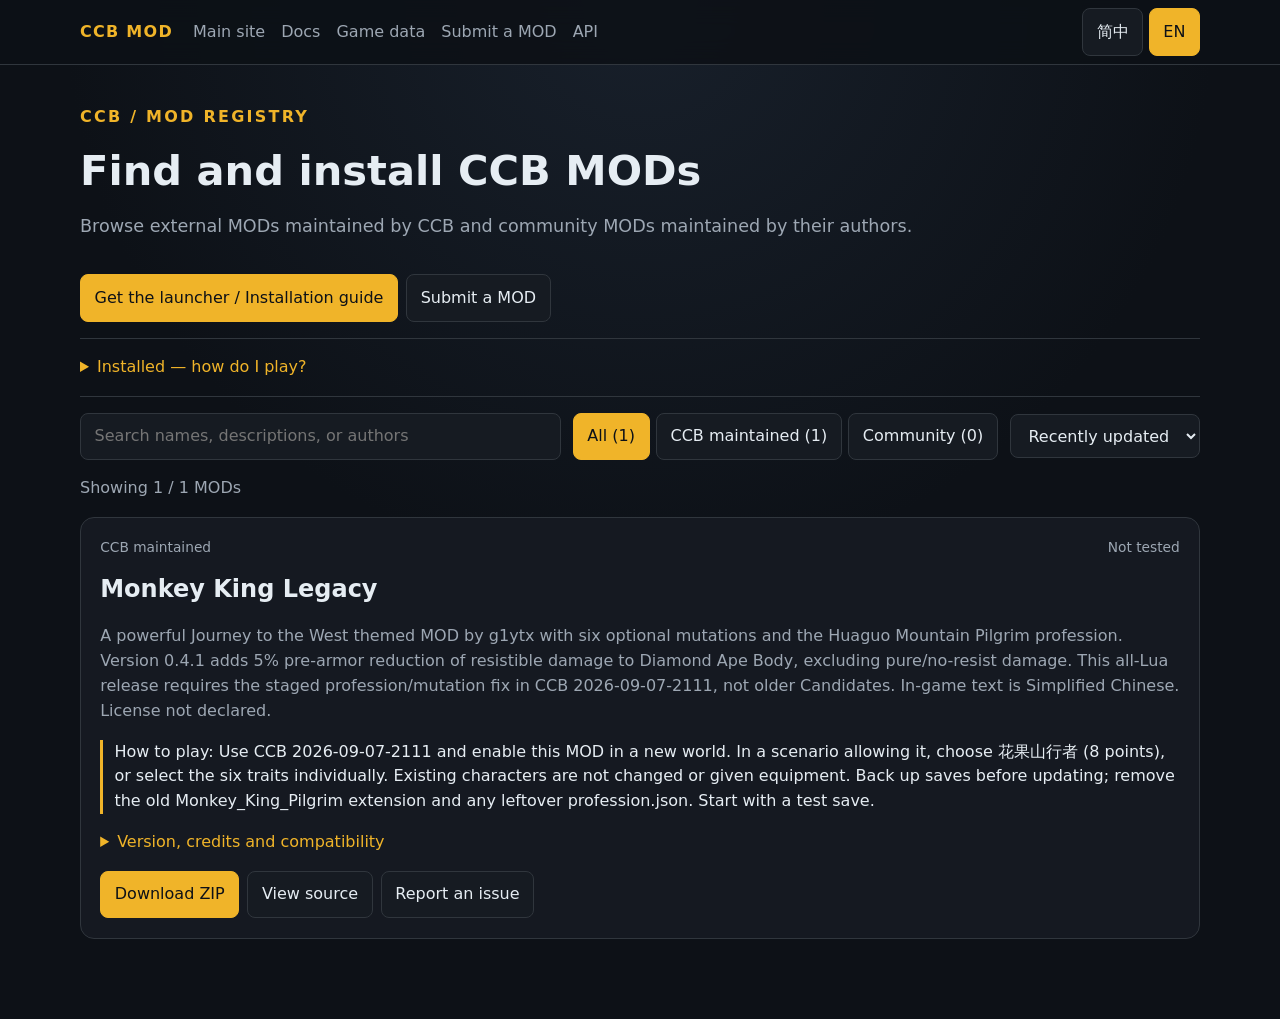
<file: site/index.html>
<!doctype html>
<html lang="zh-Hans">
<head>
  <meta charset="utf-8">
  <meta name="viewport" content="width=device-width, initial-scale=1">
  <meta name="description" content="CCB external MOD catalog">
  <title>CCB MOD</title>
  <link rel="stylesheet" href="styles.css">
</head>
<body>
  <header>
    <nav aria-label="Primary">
      <a class="brand" href="https://crimsoncrossbunker.github.io/">CCB MOD</a>
      <div class="links">
        <a href="https://crimsoncrossbunker.github.io/" data-i18n="mainSite">主站</a>
        <a href="https://crimsoncrossbunker.github.io/CCB-Docs/" data-i18n="docs">文档</a>
        <a href="https://crimsoncrossbunker.github.io/CCB-GUIDE/" data-i18n="guide">数据百科</a>
        <a href="submit.html" data-i18n="contribute">申请收录</a>
        <a href="https://github.com/CrimsonCrossBunker/CCB-MOD/blob/main/docs/api.md">API</a>
      </div>
      <div class="language" aria-label="Language">
        <button type="button" data-lang="zh-Hans">简中</button>
        <button type="button" data-lang="en">EN</button>
      </div>
    </nav>
  </header>
  <main>
    <section class="hero">
      <p class="eyebrow">CCB / MOD REGISTRY</p>
      <h1 data-i18n="title">寻找并安装 CCB MOD</h1>
      <p data-i18n="intro">这里同时收录 CCB 维护的外部 MOD 和作者自行维护的社区 MOD。</p>
    </section>
    <div class="actions intro-actions">
      <a class="primary" href="https://crimsoncrossbunker.github.io/mods" id="play-link" data-i18n="startPlaying">下载启动器 / 安装说明</a>
      <a href="submit.html" data-i18n="contribute">申请收录</a>
    </div>
    <details class="help">
      <summary data-i18n="howToPlay">安装了，怎样开始玩？</summary>
      <ol>
        <li data-i18n="play1">在启动器选择 CCB，安装与你选的 MOD 对应的完整 Candidate 版本。</li>
        <li data-i18n="play2">打开 MOD 标签，选择 CCB 维护或民间维护，查看适配版本后安装。</li>
        <li data-i18n="play3">启动游戏，创建新世界，在 MOD 列表里启用已安装的 MOD，再创建角色。安装不等于启用。</li>
        <li data-i18n="play4">按每张卡片里的“怎么玩”确认效果。不要直接在重要存档里试装或移除 MOD。</li>
      </ol>
      <p data-i18n="trust">Lua MOD 是受信任的本地代码，不是安全沙箱。只安装你信任的来源；“收录”和“已验证”都不代表安全保证。</p>
    </details>
    <section class="toolbar" aria-label="Catalog filters">
      <label>
        <span class="sr-only" data-i18n="searchLabel">搜索 MOD</span>
        <input id="search" type="search" data-i18n-placeholder="search" placeholder="搜索名称、简介或作者">
      </label>
      <div class="filters">
        <button type="button" class="active" data-type="all" data-i18n="all">全部</button>
        <button type="button" data-type="ccb-maintained" data-i18n="maintained">CCB 维护</button>
        <button type="button" data-type="community" data-i18n="community">社区维护</button>
      </div>
      <label class="sort-label"><span class="sr-only" data-i18n="sort">排序</span><select id="sort"><option value="updated" data-i18n="recent">最近更新</option><option value="name" data-i18n="byName">名称</option></select></label>
    </section>
    <p id="status" role="status" data-i18n="loading">正在读取 MOD 列表……</p>
    <button type="button" id="retry" hidden data-i18n="retry">重新加载</button>
    <p id="community-empty" hidden><span data-i18n="communityEmpty">暂时还没有作者提交并通过审核的民间 MOD。你的 MOD 可以成为第一批。</span> <a href="submit.html" data-i18n="contribute">申请收录</a></p>
    <section id="catalog" class="catalog" aria-live="polite"></section>
  </main>
  <template id="card-template">
    <article class="card">
      <div class="card-head"><span class="kind"></span><span class="validation"></span></div>
      <h2><a class="permalink"></a></h2>
      <p class="description"></p>
      <p class="play-notes"></p>
      <details><summary data-i18n="details">版本、作者与适配信息</summary>
      <dl>
        <div><dt data-i18n="version">MOD 版本</dt><dd class="version"></dd></div>
        <div><dt data-i18n="ccbVersion">适配 CCB</dt><dd class="ccb-version"></dd></div>
        <div><dt>Lua API</dt><dd class="lua-api"></dd></div>
        <div><dt data-i18n="authors">原作者</dt><dd class="authors"></dd></div>
        <div><dt data-i18n="maintainers">维护者</dt><dd class="maintainers"></dd></div>
        <div><dt data-i18n="adapters">适配人</dt><dd class="adapters"></dd></div>
        <div class="dependencies-row"><dt data-i18n="dependencies">依赖</dt><dd class="dependencies"></dd></div>
        <div class="conflicts-row"><dt data-i18n="conflicts">冲突</dt><dd class="conflicts"></dd></div>
        <div><dt data-i18n="license">许可证</dt><dd class="license"></dd></div>
        <div><dt data-i18n="updated">更新时间</dt><dd class="updated"></dd></div>
        <div><dt data-i18n="checked">验证时间</dt><dd class="checked"></dd></div>
      </dl>
      </details>
      <div class="actions">
        <a class="primary download" data-i18n="download">下载 ZIP</a>
        <a class="source" data-i18n="source">查看源码</a>
        <a class="issues" data-i18n="issues">反馈问题</a>
      </div>
    </article>
  </template>
  <noscript>请启用 JavaScript 查看筛选列表。Enable JavaScript for the catalog. <a href="mods.json">mods.json</a> · <a href="https://github.com/CrimsonCrossBunker/CCB-MOD/issues/new?template=mod-submission.md">申请收录 / Submit a MOD</a></noscript>
  <script src="catalog-core.js"></script>
  <script src="app.js"></script>
</body>
</html>
</file>
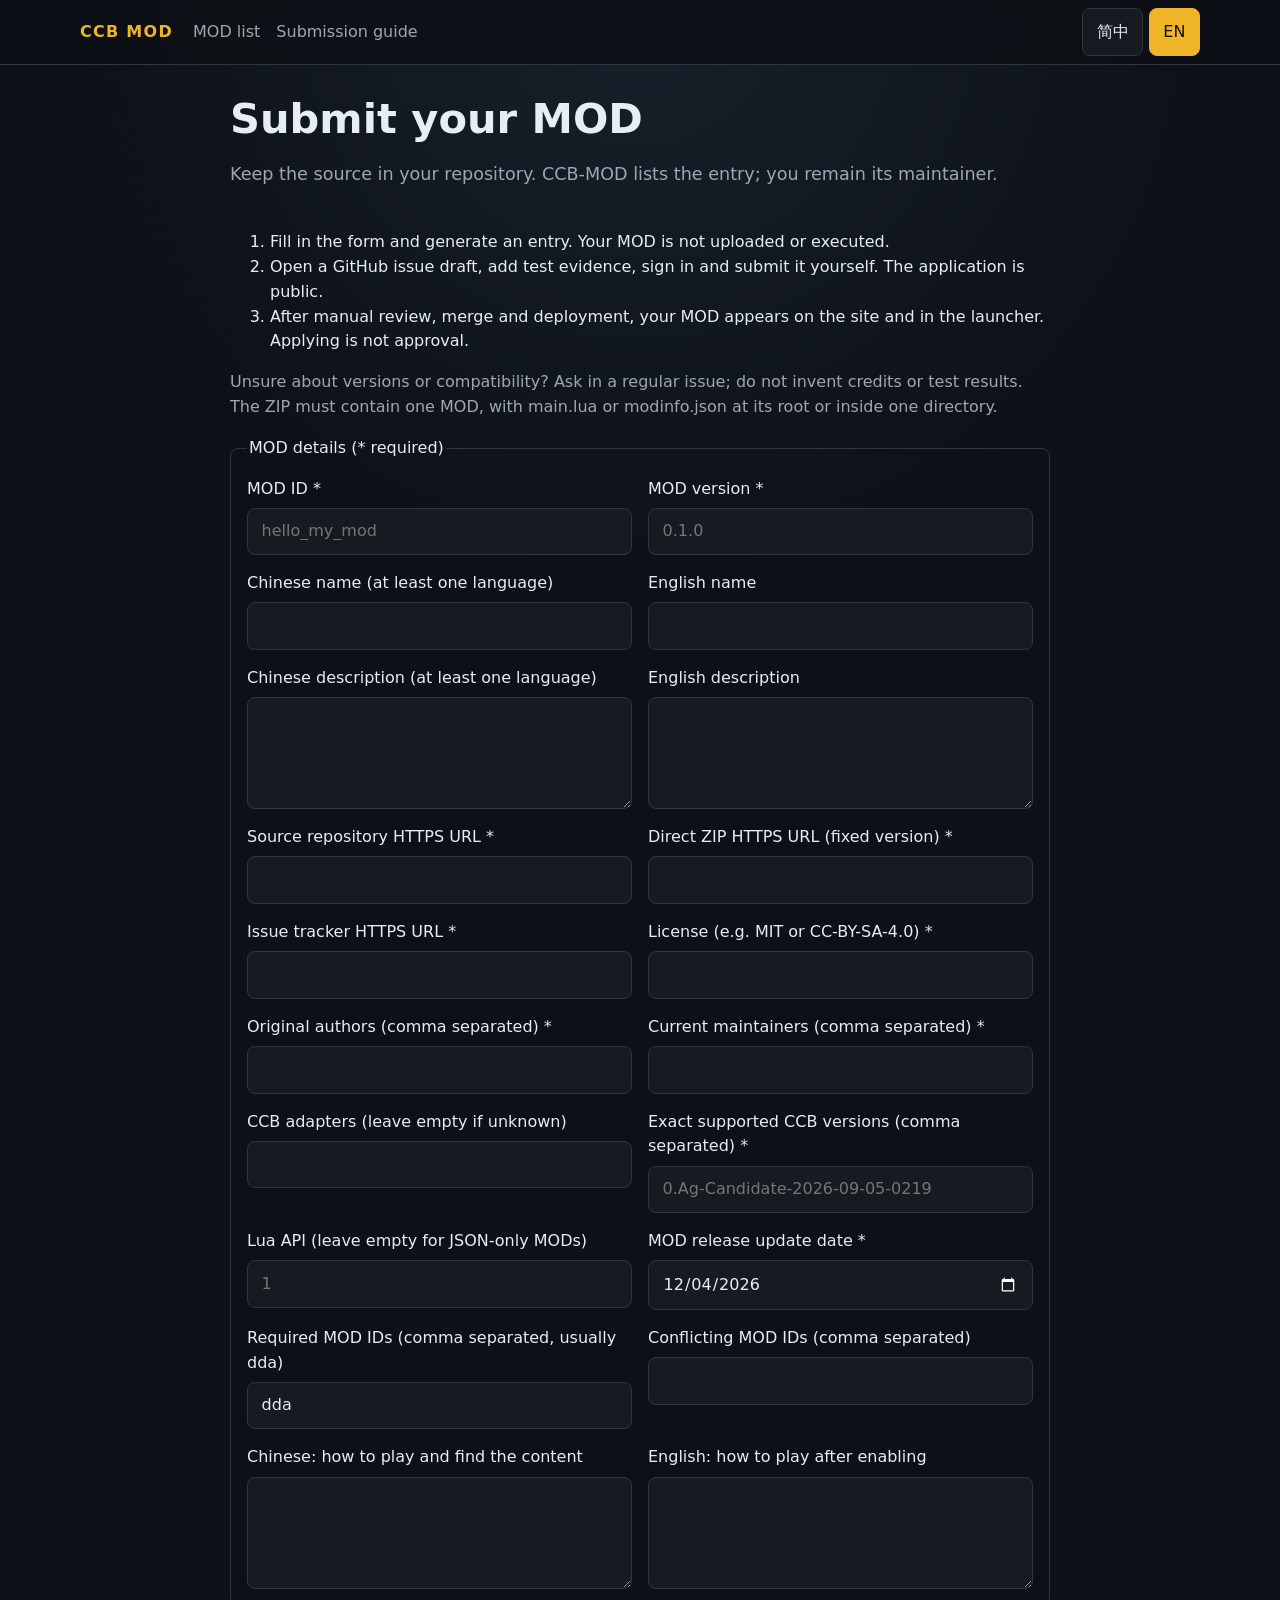
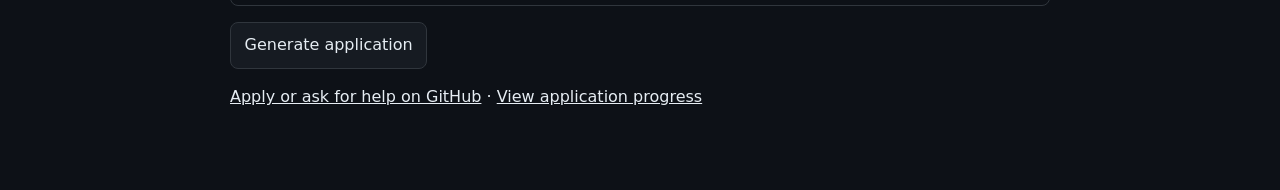
<file: site/submit.html>
<!doctype html>
<html lang="zh-Hans">
<head><meta charset="utf-8"><meta name="viewport" content="width=device-width, initial-scale=1"><meta name="description" content="Apply to list your CCB MOD. 申请收录民间 CCB MOD。"><title>申请收录 / Submit a MOD · CCB MOD</title><link rel="stylesheet" href="styles.css"></head>
<body>
<header><nav aria-label="Primary"><a class="brand" href="./">CCB MOD</a><div class="links"><a href="./" data-zh="MOD 列表" data-en="MOD list">MOD 列表</a><a id="registration-guide" href="https://github.com/CrimsonCrossBunker/CCB-MOD/blob/main/docs/register.zh-Hans.md" data-zh="登记说明" data-en="Submission guide">登记说明</a></div><div class="language"><button type="button" data-lang="zh-Hans">简中</button><button type="button" data-lang="en">EN</button></div></nav></header>
<main class="submission">
<section class="hero"><h1 data-zh="申请收录你的 MOD" data-en="Submit your MOD">申请收录你的 MOD</h1>
<p data-zh="源码留在你的仓库；CCB-MOD 只登记信息，由你继续维护。" data-en="Keep the source in your repository. CCB-MOD lists the entry; you remain its maintainer.">源码留在你的仓库；CCB-MOD 只登记信息，由你继续维护。</p></section>
<ol><li data-zh="填写资料，生成登记文件。不会上传或执行你的 MOD。" data-en="Fill in the form and generate an entry. Your MOD is not uploaded or executed.">填写资料，生成登记文件。不会上传或执行你的 MOD。</li>
<li data-zh="打开 GitHub 申请草稿，补充测试记录，登录后自己点击提交。申请内容是公开的。" data-en="Open a GitHub issue draft, add test evidence, sign in and submit it yourself. The application is public.">打开 GitHub 申请草稿，补充测试记录，登录后自己点击提交。申请内容是公开的。</li>
<li data-zh="维护者人工审核、合入并部署后，网站和启动器同时收录。申请不等于通过审核。" data-en="After manual review, merge and deployment, your MOD appears on the site and in the launcher. Applying is not approval.">维护者人工审核、合入并部署后，网站和启动器同时收录。申请不等于通过审核。</li></ol>
<p class="muted" data-zh="不熟悉版本或适配信息可先提交普通 Issue 请维护者帮助；不要猜作者或伪造测试结果。下载包应只包含一个 MOD，main.lua 或 modinfo.json 放在 ZIP 根目录或一层目录内。" data-en="Unsure about versions or compatibility? Ask in a regular issue; do not invent credits or test results. The ZIP must contain one MOD, with main.lua or modinfo.json at its root or inside one directory.">不熟悉版本或适配信息可先提交普通 Issue 请维护者帮助；不要猜作者或伪造测试结果。下载包应只包含一个 MOD，main.lua 或 modinfo.json 放在 ZIP 根目录或一层目录内。</p>
<form id="submission-form"><fieldset><legend data-zh="MOD 信息（带 * 为必填）" data-en="MOD details (* required)">MOD 信息（带 * 为必填）</legend><div class="form-grid">
        <label><span data-zh="MOD ID" data-en="MOD ID">MOD ID *</span><input name="id" type="text" required maxlength="64"  placeholder="hello_my_mod"></label>
        <label><span data-zh="MOD 版本" data-en="MOD version">MOD 版本 *</span><input name="version" type="text" required maxlength="64"  placeholder="0.1.0"></label>
        <label><span data-zh="简中名称（两种语言至少填一种）" data-en="Chinese name (at least one language)">简中名称（两种语言至少填一种）</span><input name="name_zh" type="text"  maxlength="80"  placeholder=""></label>
        <label><span data-zh="英文名称" data-en="English name">英文名称</span><input name="name_en" type="text"  maxlength="80"  placeholder=""></label>
        <label><span data-zh="简中简介（两种语言至少填一种）" data-en="Chinese description (at least one language)">简中简介（两种语言至少填一种）</span><textarea name="description_zh" maxlength="300"></textarea></label>
        <label><span data-zh="英文简介" data-en="English description">英文简介</span><textarea name="description_en" maxlength="300"></textarea></label>
        <label><span data-zh="源码仓库 HTTPS 地址" data-en="Source repository HTTPS URL">源码仓库 HTTPS 地址 *</span><input name="source" type="url" required maxlength="300"  placeholder=""></label>
        <label><span data-zh="直接下载 ZIP 的 HTTPS 地址（固定版本）" data-en="Direct ZIP HTTPS URL (fixed version)">直接下载 ZIP 的 HTTPS 地址（固定版本） *</span><input name="download" type="url" required maxlength="400"  placeholder=""></label>
        <label><span data-zh="反馈问题 HTTPS 地址" data-en="Issue tracker HTTPS URL">反馈问题 HTTPS 地址 *</span><input name="issues" type="url" required maxlength="300"  placeholder=""></label>
        <label><span data-zh="许可证（例如 MIT 或 CC-BY-SA-4.0）" data-en="License (e.g. MIT or CC-BY-SA-4.0)">许可证（例如 MIT 或 CC-BY-SA-4.0） *</span><input name="license" type="text" required maxlength="80"  placeholder=""></label>
        <label><span data-zh="原作者（逗号分隔）" data-en="Original authors (comma separated)">原作者（逗号分隔） *</span><input name="authors" type="text" required maxlength="160"  placeholder=""></label>
        <label><span data-zh="当前维护者（逗号分隔）" data-en="Current maintainers (comma separated)">当前维护者（逗号分隔） *</span><input name="maintainers" type="text" required maxlength="160"  placeholder=""></label>
        <label><span data-zh="CCB 适配人（不知道就留空）" data-en="CCB adapters (leave empty if unknown)">CCB 适配人（不知道就留空）</span><input name="ccb_adapters" type="text"  maxlength="160"  placeholder=""></label>
        <label><span data-zh="实际适配的完整 CCB 版本（逗号分隔）" data-en="Exact supported CCB versions (comma separated)">实际适配的完整 CCB 版本（逗号分隔） *</span><input name="ccb_versions" type="text" required maxlength="200"  placeholder="0.Ag-Candidate-2026-09-05-0219"></label>
        <label><span data-zh="Lua API（纯 JSON MOD 留空）" data-en="Lua API (leave empty for JSON-only MODs)">Lua API（纯 JSON MOD 留空）</span><input name="lua_api" type="number"  maxlength="8" min="1" step="1" placeholder="1"></label>
        <label><span data-zh="本次 MOD 版本更新时间" data-en="MOD release update date">本次 MOD 版本更新时间 *</span><input name="updated_at" type="date" required maxlength="10"  placeholder=""></label>
        <label><span data-zh="依赖 MOD ID（逗号分隔，通常含 dda）" data-en="Required MOD IDs (comma separated, usually dda)">依赖 MOD ID（逗号分隔，通常含 dda）</span><input name="dependencies" type="text"  maxlength="200"  placeholder="dda"></label>
        <label><span data-zh="冲突 MOD ID（逗号分隔）" data-en="Conflicting MOD IDs (comma separated)">冲突 MOD ID（逗号分隔）</span><input name="conflicts" type="text"  maxlength="200"  placeholder=""></label>
        <label><span data-zh="简中：安装启用后怎么玩、在哪里找到内容" data-en="Chinese: how to play and find the content">简中：安装启用后怎么玩、在哪里找到内容</span><textarea name="play_notes_zh" maxlength="400"></textarea></label>
        <label><span data-zh="英文：安装启用后怎么玩" data-en="English: how to play after enabling">英文：安装启用后怎么玩</span><textarea name="play_notes_en" maxlength="400"></textarea></label>
</div></fieldset><button type="submit" data-zh="生成申请" data-en="Generate application">生成申请</button></form>
<p id="form-error" class="error" role="alert"></p>
<section id="submission-result" hidden><h2 data-zh="检查申请内容，然后提交" data-en="Review the entry, then submit">检查申请内容，然后提交</h2>
<p data-zh="下方 JSON 也是有效 YAML，可下载为 .yml 提交 PR。验证状态初始为未验证，由维护者根据测试记录确认。" data-en="The JSON below is also valid YAML and can be downloaded as .yml for a PR. Validation starts as not tested; maintainers review your evidence.">下方 JSON 也是有效 YAML，可下载为 .yml 提交 PR。验证状态初始为未验证，由维护者根据测试记录确认。</p>
<label for="manifest" data-zh="登记文件（只读，可复制）" data-en="Manifest (read-only, copyable)">登记文件（只读，可复制）</label><textarea id="manifest" readonly spellcheck="false"></textarea>
<div class="actions"><a id="open-issue" class="primary" target="_blank" rel="noopener noreferrer" data-zh="打开 GitHub 申请草稿" data-en="Open GitHub application draft">打开 GitHub 申请草稿</a><button type="button" id="download-manifest" data-zh="下载登记文件" data-en="Download manifest">下载登记文件</button></div>
<p id="long-application" hidden data-zh="资料较长，请复制登记文件内容到普通 Issue 或用文件提交 PR。" data-en="This entry is too long for a reliable prefilled link. Copy it into a regular issue or submit the file in a PR.">资料较长，请复制登记文件内容到普通 Issue 或用文件提交 PR。</p></section>
<p><a href="https://github.com/CrimsonCrossBunker/CCB-MOD/issues/new?template=mod-submission.md" data-zh="直接到 GitHub 申请 / 请求帮助" data-en="Apply or ask for help on GitHub">直接到 GitHub 申请 / 请求帮助</a> · <a href="https://github.com/CrimsonCrossBunker/CCB-MOD/issues" data-zh="查看申请进度" data-en="View application progress">查看申请进度</a></p>
<noscript>JavaScript is required for the generator. You can use the GitHub link above. 生成器需要 JavaScript，也可以直接使用上方 GitHub 申请入口。</noscript>
</main><script src="catalog-core.js"></script><script src="submit.js"></script></body></html>
</file>
<file: site/styles.css>
:root { color-scheme: dark; --bg: #0d1117; --panel: #161b22; --line: #30363d; --text: #e6edf3; --muted: #9da7b3; --accent: #f0b429; --good: #3fb950; --bad: #f85149; }
* { box-sizing: border-box; }
body { margin: 0; color: var(--text); background: radial-gradient(circle at top, #18202b, var(--bg) 36rem); font: 16px/1.55 system-ui, sans-serif; }
a { color: inherit; }
header { border-bottom: 1px solid var(--line); background: rgb(13 17 23 / 90%); position: sticky; top: 0; z-index: 2; backdrop-filter: blur(12px); }
nav, main { width: min(1120px, calc(100% - 2rem)); margin: auto; }
nav { min-height: 64px; display: flex; align-items: center; gap: 1.25rem; }
.brand { color: var(--accent); font-weight: 900; text-decoration: none; letter-spacing: .08em; }
.links { display: flex; flex: 1; gap: 1rem; }
.links a { color: var(--muted); text-decoration: none; }
button, input, select, textarea, .actions a { font: inherit; border: 1px solid var(--line); border-radius: 8px; background: var(--panel); color: var(--text); padding: .65rem .85rem; }
button { cursor: pointer; }
button.active, .actions .primary { border-color: var(--accent); color: #0d1117; background: var(--accent); }
.language { display: flex; gap: .35rem; }
.hero { padding: 1.5rem 0 .5rem; }
.eyebrow { color: var(--accent); letter-spacing: .14em; font-weight: 700; }
h1 { max-width: 760px; margin: .3rem 0; font-size: clamp(1.8rem, 4vw, 2.6rem); line-height: 1.2; }
.hero > p:last-child { color: var(--muted); font-size: 1.1rem; }
.toolbar { display: flex; gap: .75rem; align-items: center; justify-content: space-between; margin-bottom: 1rem; }
.toolbar label { flex: 1; }
input { width: 100%; min-height: 44px; }
.filters { display: flex; gap: .4rem; }
#status { color: var(--muted); min-height: 1.5rem; }
.catalog { display: grid; grid-template-columns: repeat(auto-fit, minmax(min(100%, 320px), 1fr)); gap: 1rem; padding-bottom: 5rem; }
.card { border: 1px solid var(--line); border-radius: 14px; padding: 1.2rem; background: rgb(22 27 34 / 92%); }
.card-head { display: flex; justify-content: space-between; gap: .5rem; color: var(--muted); font-size: .86rem; }
.validation[data-status='passed'] { color: var(--good); }
.validation[data-status='failed'] { color: var(--bad); }
.card h2 { margin: .8rem 0 .3rem; }
.description { min-height: 3em; color: var(--muted); }
dl div { display: grid; grid-template-columns: 7.5rem 1fr; border-top: 1px solid var(--line); padding: .45rem 0; }
dt { color: var(--muted); }
dd { margin: 0; overflow-wrap: anywhere; }
.actions { display: flex; flex-wrap: wrap; gap: .5rem; margin-top: 1rem; }
.actions a { text-decoration: none; }
.sr-only { position: absolute; width: 1px; height: 1px; overflow: hidden; clip: rect(0, 0, 0, 0); }
[hidden] { display: none !important; }
:focus-visible { outline: 2px solid var(--accent); outline-offset: 3px; }
.intro-actions { margin: .5rem 0 1rem; }
.help { border-block: 1px solid var(--line); padding: 1rem 0; margin: 1rem 0; }
summary { cursor: pointer; color: var(--accent); }
.sort-label { flex: 0 !important; }
.play-notes { border-left: 3px solid var(--accent); padding-left: .7rem; }
.permalink { text-decoration: none; }
.card { scroll-margin-top: 8rem; overflow-wrap: anywhere; }
.submission { max-width: 820px; padding-bottom: 4rem; }
.form-grid { display: grid; grid-template-columns: 1fr 1fr; gap: 1rem; }
.form-grid label { display: flex; flex-direction: column; gap: .4rem; }
.form-grid .wide { grid-column: 1 / -1; }
.form-grid small, .muted { color: var(--muted); }
textarea { width: 100%; resize: vertical; min-height: 7rem; }
#manifest { min-height: 20rem; font-family: monospace; }
fieldset { border: 1px solid var(--line); border-radius: 8px; padding: 1rem; margin: 1rem 0; }
.error { color: var(--bad); }
@media (max-width: 560px) { .form-grid { grid-template-columns: 1fr; } }
@media (max-width: 760px) { nav { flex-wrap: wrap; padding: .7rem 0; } .links { order: 3; flex-basis: 100%; overflow-x: auto; } .toolbar { align-items: stretch; flex-direction: column; } .filters { overflow-x: auto; } }
</file>
